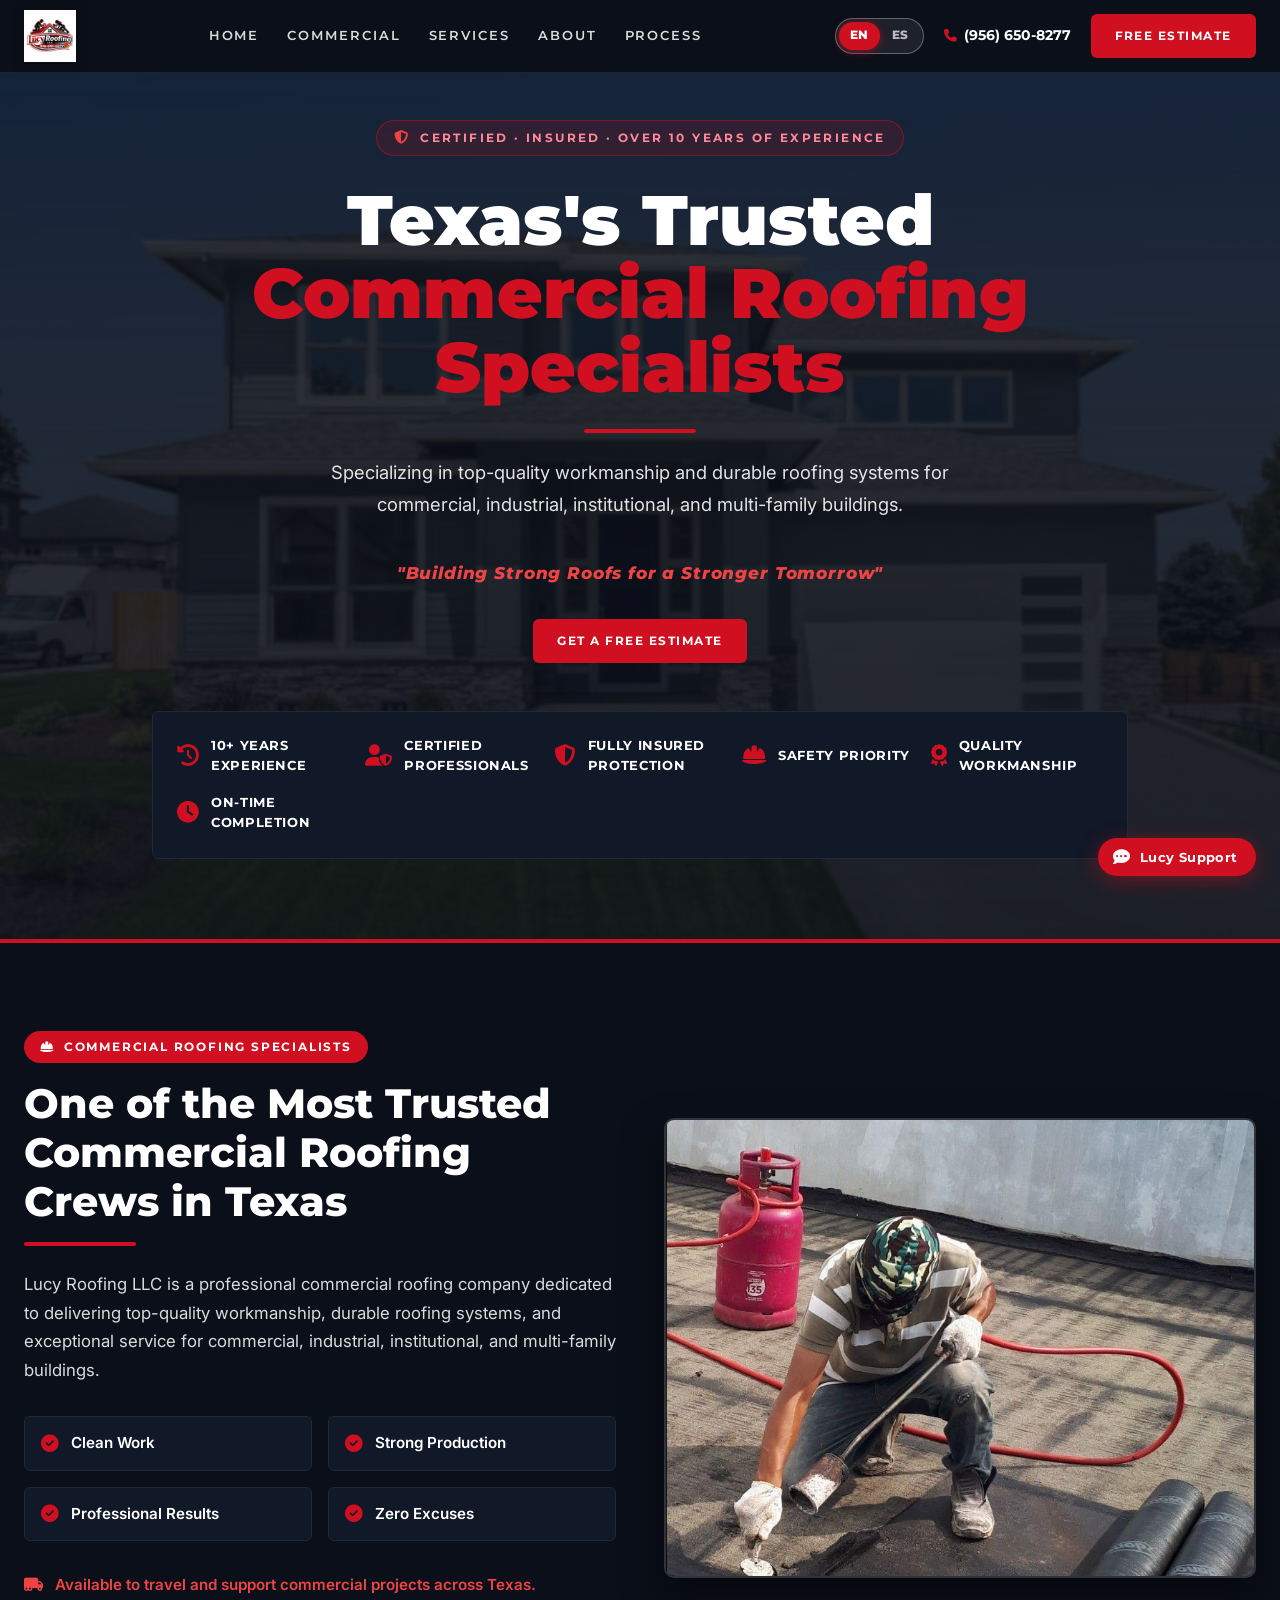
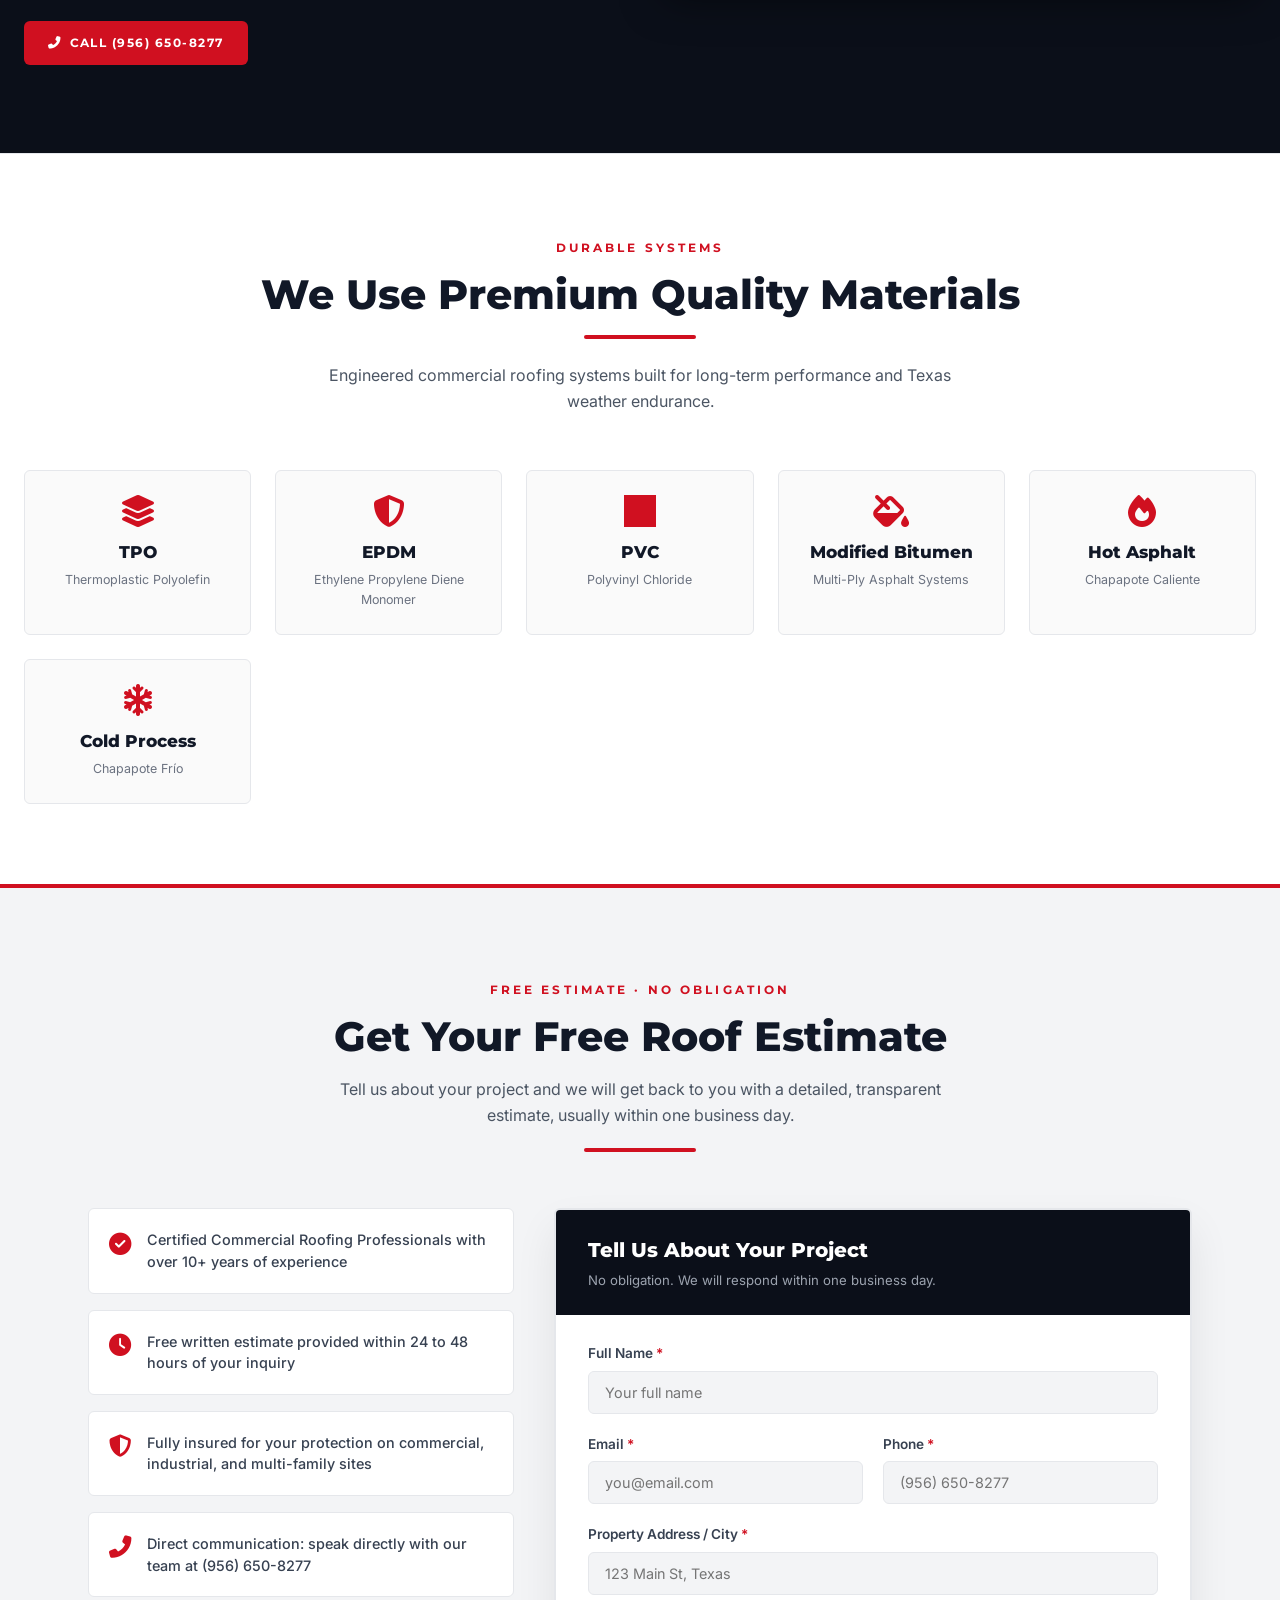
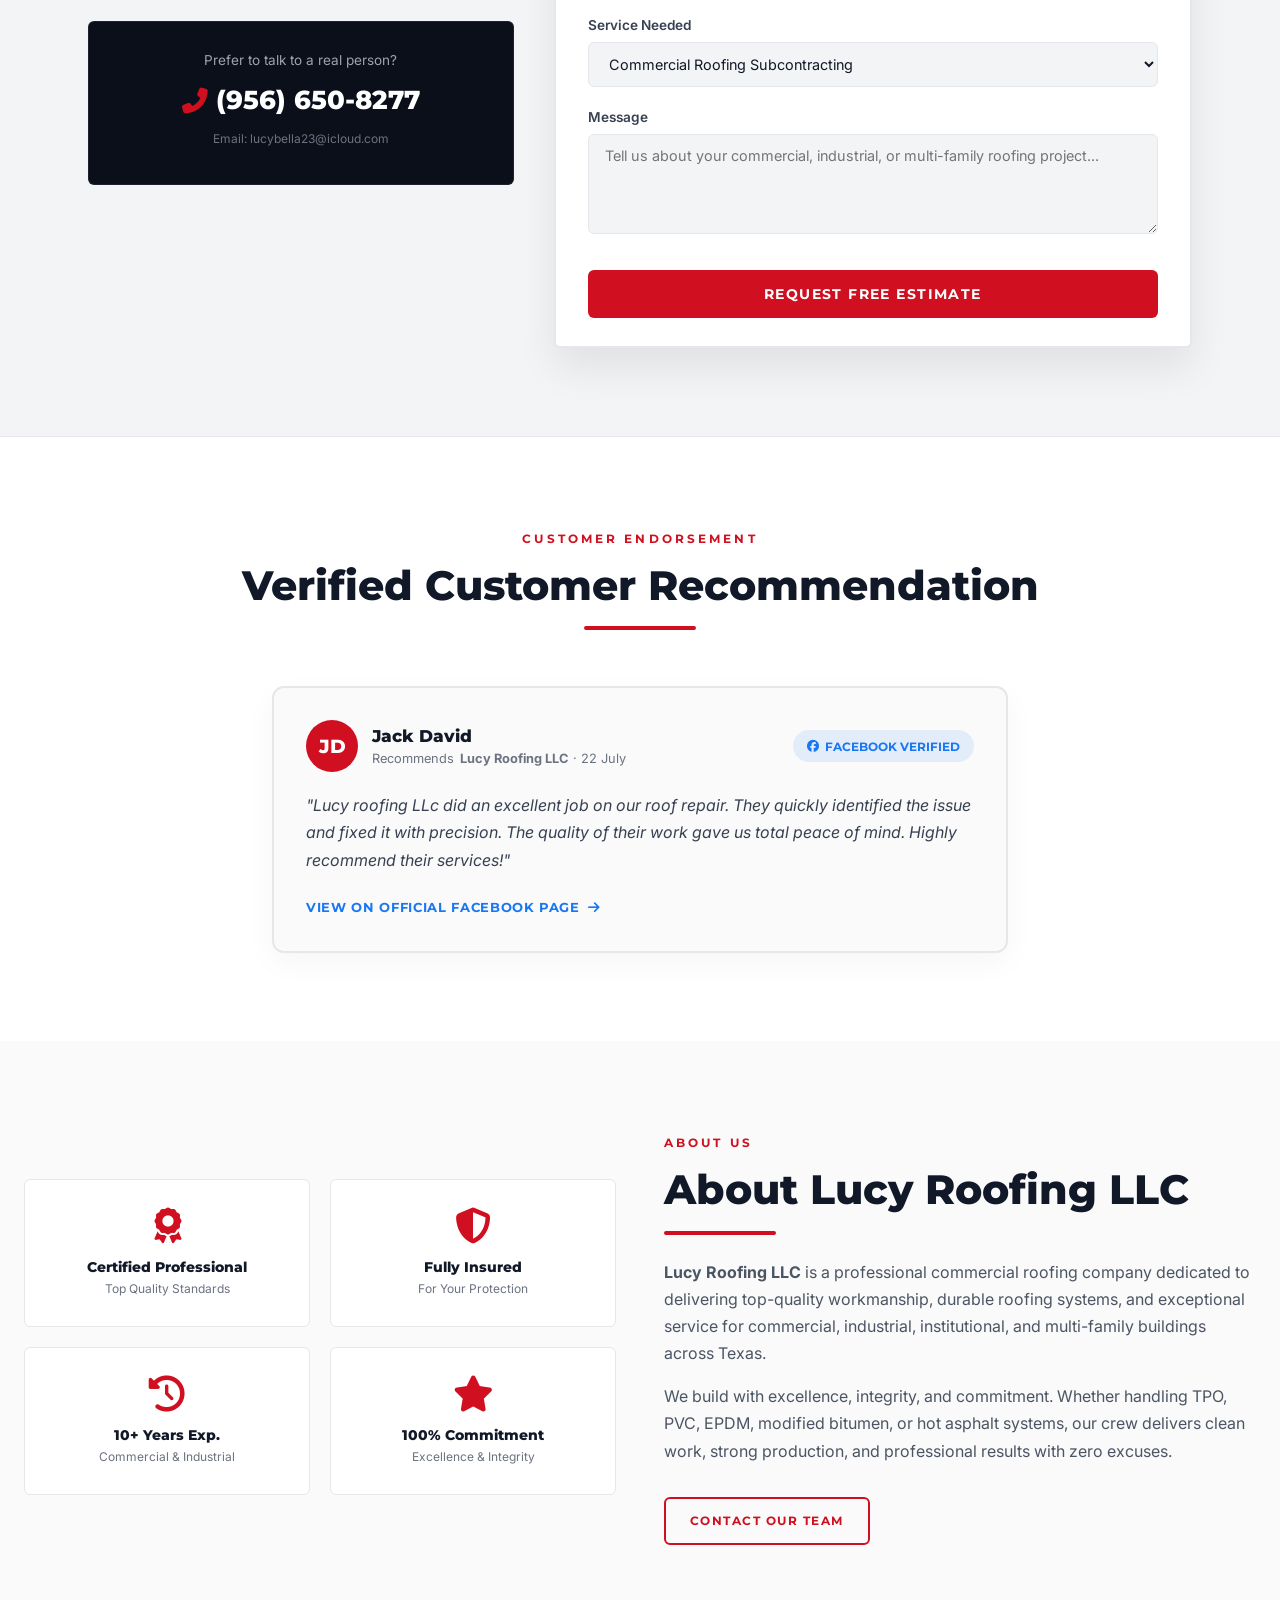
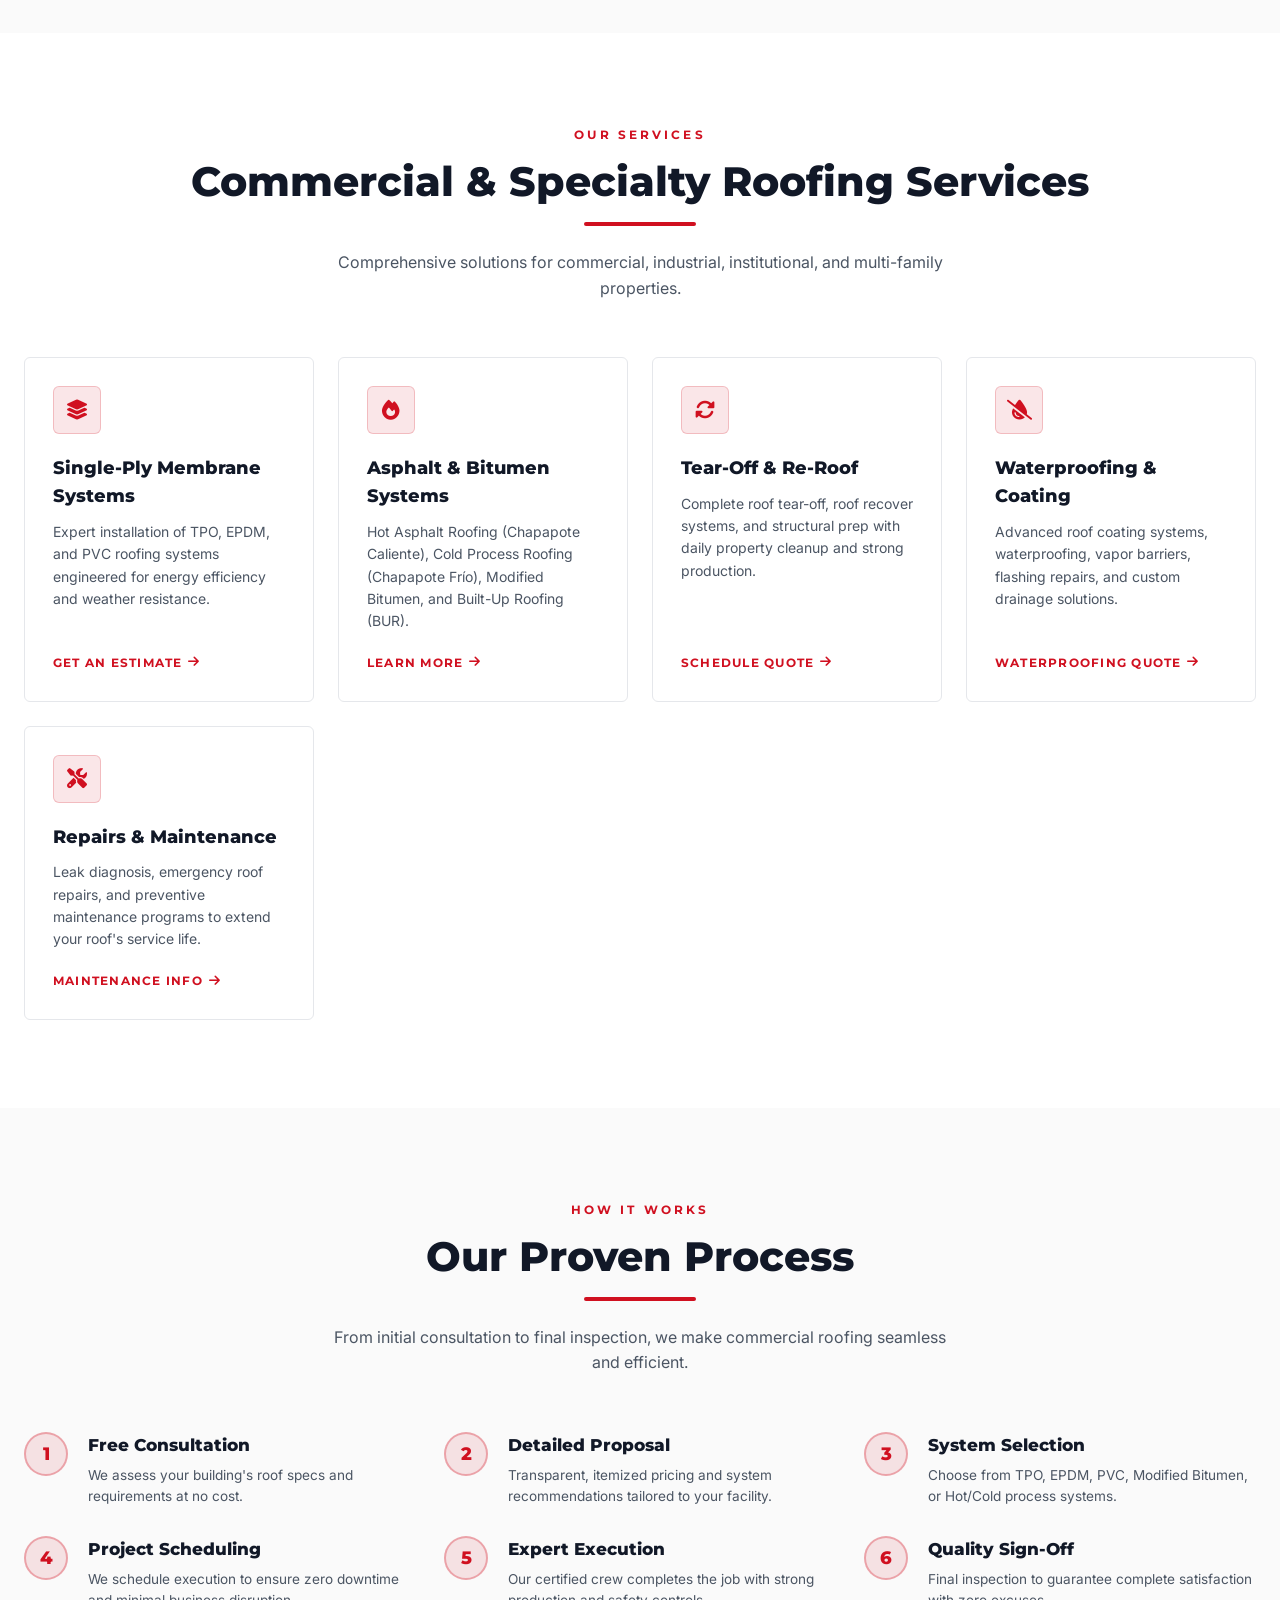
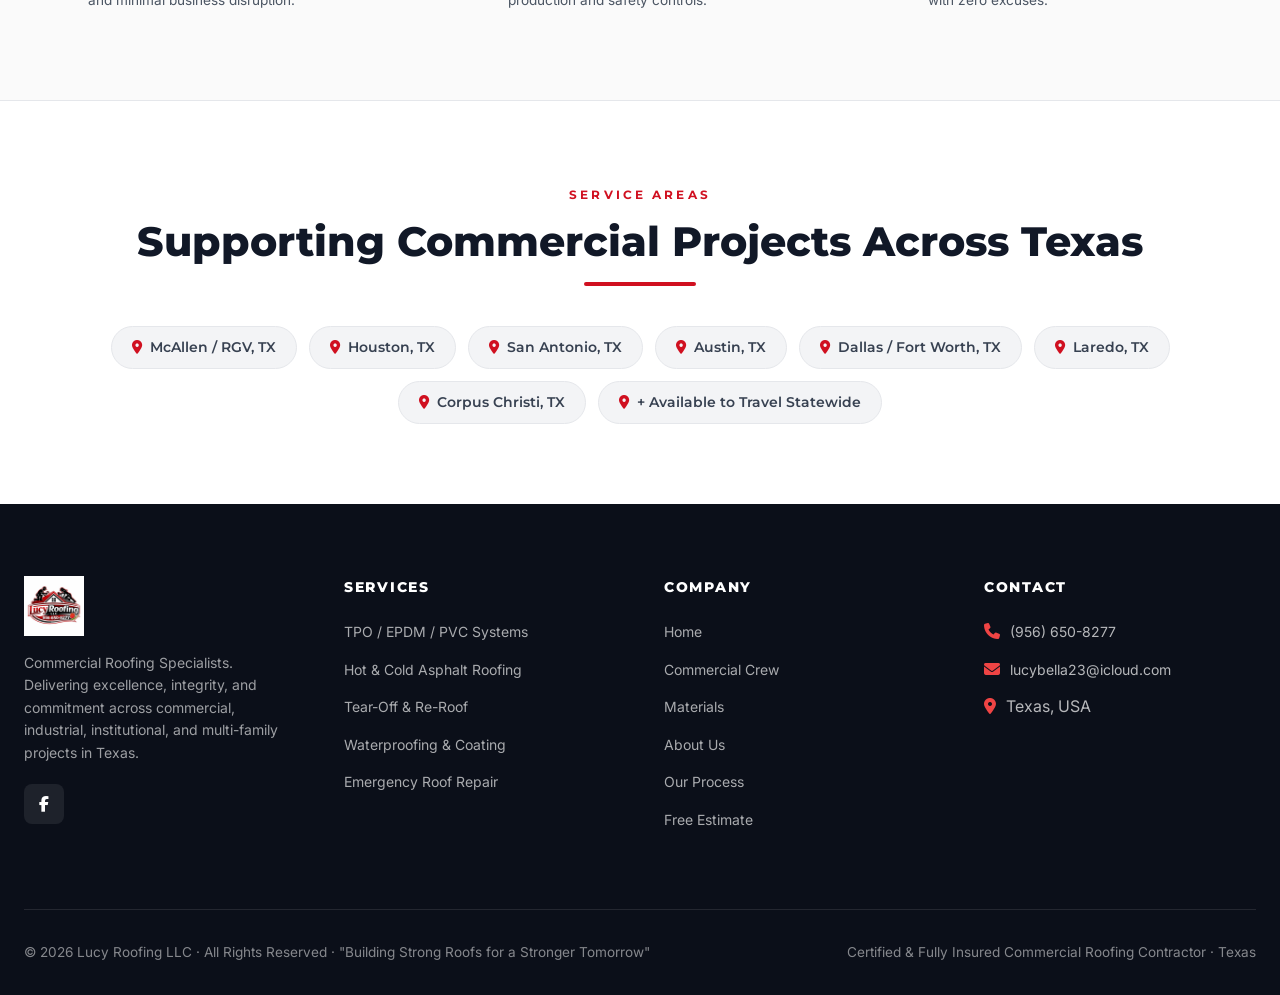
<file: index.html>
<!DOCTYPE html>
<html lang="en">
<head>
  <meta charset="UTF-8" />
  <meta name="viewport" content="width=device-width, initial-scale=1.0" />
  <title>Lucy Roofing LLC | Commercial Roofing Specialists | Texas</title>
  <meta name="description" content="Lucy Roofing LLC — Commercial Roofing Specialists with Over 10 Years of Experience. Specialists in TPO, EPDM, PVC, Modified Bitumen, BUR, Hot Asphalt & Waterproofing. Certified & Fully Insured." />
  <meta name="keywords" content="commercial roofing Texas, TPO roofing, PVC roofing, EPDM roofing, modified bitumen, hot asphalt roofing, roof repairs, Lucy Roofing LLC" />
  <meta name="robots" content="index, follow" />
  <meta name="geo.region" content="US-TX" />
  <meta name="geo.placename" content="Texas" />
  
    <link rel="canonical" href="https://lucyroofingllc.com/" />
  <link rel="alternate" hreflang="en" href="https://lucyroofingllc.com/?lang=en" />
  <link rel="alternate" hreflang="es" href="https://lucyroofingllc.com/?lang=es" />
  <link rel="alternate" hreflang="x-default" href="https://lucyroofingllc.com/" />
  <link rel="icon" type="image/svg+xml" href="favicon.svg" />
  <link rel="apple-touch-icon" href="apple-touch-icon.png" />
  <link rel="icon" type="image/x-icon" href="favicon.ico" />
  <!-- Chat & i18n -->
  <script src="site-config.js"></script>
  <script src="translations.js"></script>
  <link rel="stylesheet" href="chat-widget.css" />
  <link rel="preconnect" href="https://fonts.googleapis.com" />
  <link rel="preconnect" href="https://fonts.gstatic.com" crossorigin />
  <link href="https://fonts.googleapis.com/css2?family=Montserrat:wght@400;500;600;700;800;900&family=Inter:wght@400;500;600;700&display=swap" rel="stylesheet" />
  <link rel="stylesheet" href="https://cdnjs.cloudflare.com/ajax/libs/font-awesome/6.5.0/css/all.min.css" />

  <script type="application/ld+json">
  {
    "@context":"https://schema.org",
    "@type":"RoofingContractor",
    "name":"Lucy Roofing LLC",
    "image":"https://lucyroofingllc.com/logo.jpg",
    "url":"https://lucyroofingllc.com",
    "telephone":"+1-956-650-8277",
    "email":"lucybella23@icloud.com",
    "priceRange":"$$",
    "address":{"@type":"PostalAddress","addressLocality":"Texas","addressRegion":"TX","addressCountry":"US"},
    "openingHoursSpecification":[
      {"@type":"OpeningHoursSpecification","dayOfWeek":["Monday","Tuesday","Wednesday","Thursday","Friday"],"opens":"08:00","closes":"18:00"},
      {"@type":"OpeningHoursSpecification","dayOfWeek":["Saturday"],"opens":"09:00","closes":"15:00"}
    ]
  }
  </script>

  <style>
    *, *::before, *::after { box-sizing: border-box; margin: 0; padding: 0; }
    
    :root {
      --charcoal-950: #0B0F19;
      --charcoal-900: #111827;
      --charcoal-800: #1F2937;
      --brand-red:    #D01020;
      --brand-red-dk: #991B1B;
      --brand-red-lt: #EF4444;
      --gray-900:     #111827;
      --gray-700:     #374151;
      --gray-600:     #4B5563;
      --gray-500:     #6B7280;
      --gray-400:     #9CA3AF;
      --gray-200:     #E5E7EB;
      --gray-100:     #F3F4F6;
      --gray-50:      #FAFAFA;
      --white:        #FFFFFF;
      
      --font-heading: 'Montserrat', sans-serif;
      --font-body:    'Inter', sans-serif;
      --radius:       6px;
      --transition:   all 0.3s cubic-bezier(0.4, 0, 0.2, 1);
    }

    html { scroll-behavior: smooth; font-size: 16px; }
    body { font-family: var(--font-body); color: var(--gray-700); background-color: var(--white); overflow-x: hidden; line-height: 1.6; }
    img { max-width: 100%; height: auto; display: block; }
    a { text-decoration: none; color: inherit; }
    ul { list-style: none; }

    .max-w-7xl { max-width: 80rem; margin: 0 auto; padding: 0 1.5rem; }
    .max-w-6xl { max-width: 72rem; margin: 0 auto; padding: 0 1.5rem; }
    .max-w-5xl { max-width: 64rem; margin: 0 auto; padding: 0 1.5rem; }

    /* Keyframes */
    @keyframes pulseRing { 0% { box-shadow: 0 0 0 0 rgba(208, 16, 32, 0.5); } 70% { box-shadow: 0 0 0 14px rgba(208, 16, 32, 0); } 100% { box-shadow: 0 0 0 0 rgba(208, 16, 32, 0); } }

    .aos-init { opacity: 0; transition: opacity 0.8s cubic-bezier(0.16, 1, 0.3, 1), transform 0.8s cubic-bezier(0.16, 1, 0.3, 1); }
    .aos-fade-up { transform: translateY(35px); }
    .aos-fade-left { transform: translateX(-35px); }
    .aos-fade-right { transform: translateX(35px); }
    .aos-zoom { transform: scale(0.94); }

    .aos-animate { opacity: 1 !important; transform: translateY(0) translateX(0) scale(1) !important; }

    /* Buttons */
    .btn-primary {
      display: inline-flex; align-items: center; justify-content: center; gap: 0.5rem;
      background-color: var(--brand-red); color: var(--white);
      font-family: var(--font-heading); font-weight: 700; font-size: 0.78rem;
      text-transform: uppercase; letter-spacing: 0.12em;
      padding: 0.75rem 1.5rem; border-radius: var(--radius); border: none;
      cursor: pointer; transition: var(--transition); position: relative; overflow: hidden; white-space: nowrap;
    }
    .btn-primary:hover { background-color: var(--brand-red-dk); transform: translateY(-2px); box-shadow: 0 10px 20px rgba(208, 16, 32, 0.35); }

    .btn-outline {
      display: inline-flex; align-items: center; justify-content: center; gap: 0.5rem;
      background-color: transparent; color: var(--brand-red);
      font-family: var(--font-heading); font-weight: 700; font-size: 0.78rem;
      text-transform: uppercase; letter-spacing: 0.12em;
      padding: 0.75rem 1.5rem; border-radius: var(--radius);
      border: 2px solid var(--brand-red); cursor: pointer; transition: var(--transition); white-space: nowrap;
    }
    .btn-outline:hover { background-color: var(--brand-red); color: var(--white); }

    /* Top Sticky Mobile Call Bar */
    .mobile-call-bar {
      position: fixed; top: 0; left: 0; right: 0; z-index: 50;
      height: 3rem; background-color: var(--brand-red); color: var(--white);
      display: flex; align-items: center; justify-content: center; gap: 0.5rem;
      font-family: var(--font-heading); font-weight: 700; font-size: 0.9rem;
      box-shadow: 0 2px 10px rgba(0,0,0,0.15); 
    }
    @media (min-width: 768px) { .mobile-call-bar { display: none; } }

    /* Header & Navigation */
    .header {
      position: fixed; top: 3rem; left: 0; right: 0; z-index: 40;
      background-color: var(--charcoal-950);
      transition: var(--transition); border-bottom: 1px solid rgba(255,255,255,0.08);
    }
    @media (min-width: 768px) { .header { top: 0; } }
    .header.scrolled { background-color: var(--charcoal-950); box-shadow: 0 4px 20px rgba(0,0,0,0.4); }
    
    .header-inner { display: flex; align-items: center; justify-content: space-between; height: 4.5rem; }
    
    /* Official Logo Link */
    .logo-img-link { display: flex; align-items: center; height: 100%; }
    .header-logo-img { height: 3.25rem; width: auto; object-fit: contain; filter: drop-shadow(0 2px 6px rgba(0,0,0,0.4)); transition: transform 0.3s; }
    .logo-img-link:hover .header-logo-img { transform: scale(1.04); }

    .nav-menu { display: none; align-items: center; gap: 0.85rem; }
    @media (min-width: 1024px) { .nav-menu { display: flex; } }
    @media (min-width: 1280px) { .nav-menu { gap: 1.75rem; } }

    .nav-link {
      font-family: var(--font-heading); font-size: 0.75rem; font-weight: 600;
      color: rgba(255, 255, 255, 0.85); text-transform: uppercase; letter-spacing: 0.12em;
      position: relative; transition: color 0.2s; white-space: nowrap;
    }
    @media (min-width: 1280px) { .nav-link { font-size: 0.8rem; letter-spacing: 0.15em; } }
    .nav-link::after {
      content: ''; position: absolute; bottom: -4px; left: 0; width: 0; height: 2px;
      background-color: var(--brand-red); transition: width 0.3s;
    }
    .nav-link:hover { color: var(--brand-red-lt); }
    .nav-link:hover::after { width: 100%; }

    .header-right { display: flex; align-items: center; gap: 1.25rem; }
    .header-phone {
      display: none; align-items: center; gap: 0.4rem;
      font-family: var(--font-heading); font-weight: 700; font-size: 0.85rem;
      color: var(--white); transition: color 0.2s; white-space: nowrap;
    }
    @media (min-width: 768px) { .header-phone { display: flex; } }
    .header-phone i { color: var(--brand-red); font-size: 0.8rem; }
    .header-phone:hover { color: var(--brand-red-lt); }

    .mobile-menu-btn {
      display: flex; background: none; border: none; color: var(--white);
      font-size: 1.4rem; cursor: pointer;
    }
    @media (min-width: 1024px) { .mobile-menu-btn { display: none; } }

    /* Hide Free Estimate nav btn on mobile — it lives in the hamburger menu */
    .header-right .btn-primary { display: none; }
    @media (min-width: 1024px) { .header-right .btn-primary { display: inline-flex; } }

    /* Mobile Nav Dropdown */
    .mobile-dropdown {
      display: none; background-color: var(--charcoal-950);
      padding: 1.5rem; border-top: 1px solid rgba(255,255,255,0.1);
    }
    .mobile-dropdown.open { display: block; }
    .mobile-dropdown a {
      display: block; color: var(--white); padding: 0.875rem 0;
      font-family: var(--font-heading); font-weight: 700; font-size: 0.9rem;
      border-bottom: 1px solid rgba(255,255,255,0.08); text-transform: uppercase; letter-spacing: 0.1em;
    }
    /* CTA button row inside mobile menu */
    .mobile-dropdown .mobile-cta-btn {
      display: block; margin-top: 1.25rem; text-align: center;
      background-color: var(--brand-red); color: var(--white) !important;
      border-radius: var(--radius); padding: 0.9rem 1.5rem;
      border-bottom: none !important; font-size: 0.85rem;
      letter-spacing: 0.15em; box-shadow: 0 4px 14px rgba(208,16,32,0.4);
    }

    /* Hero Section */
    .hero-section {
      position: relative; min-height: 100vh; display: flex; align-items: center; justify-content: center;
      background-color: var(--charcoal-950); overflow: hidden; padding-top: 7.5rem; padding-bottom: 5rem;
    }
    .hero-bg-img {
      position: absolute; inset: 0; width: 100%; height: 100%; object-fit: cover;
      opacity: 0.55; filter: brightness(0.95); transform: scale(1.01);
      -webkit-backface-visibility: hidden; backface-visibility: hidden;
      pointer-events: none; z-index: 1;
    }
    .hero-overlay {
      position: absolute; inset: 0;
      background: linear-gradient(180deg, rgba(11,15,25,0.68) 0%, rgba(11,15,25,0.82) 100%);
      pointer-events: none; z-index: 2;
    }
    .hero-content { position: relative; z-index: 10; text-align: center; color: var(--white); }
    
    .hero-badge {
      display: inline-flex; align-items: center; gap: 0.6rem;
      background: rgba(208, 16, 32, 0.15);
      border: 1px solid rgba(208, 16, 32, 0.5);
      border-radius: 9999px;
      padding: 0.45rem 1.1rem;
      color: #ff8a95; font-family: var(--font-heading); font-weight: 700;
      font-size: 0.75rem; text-transform: uppercase; letter-spacing: 0.2em;
      margin-bottom: 1.75rem;
      backdrop-filter: blur(4px);
    }
    .hero-badge i { color: var(--brand-red-lt); font-size: 0.85rem; }
    .hero-title {
      font-family: var(--font-heading); font-weight: 900;
      font-size: clamp(2.3rem, 5.5vw, 4.5rem); line-height: 1.05; margin-bottom: 1.5rem;
    }
    .hero-title span { color: var(--brand-red); }
    
    .divider-line {
      height: 4px; width: 7rem; background-color: var(--brand-red);
      border-radius: 9999px; margin: 0 auto 1.5rem;
    }

    .hero-subtitle {
      font-size: clamp(0.95rem, 1.8vw, 1.15rem); color: rgba(255,255,255,0.88);
      max-width: 44rem; margin: 0 auto 2.5rem; line-height: 1.7;
    }

    .hero-tagline {
      font-family: var(--font-heading); font-weight: 800; font-style: italic;
      color: var(--brand-red-lt); font-size: 1.05rem; margin-bottom: 2rem; letter-spacing: 0.05em;
    }

    /* Authority Pillars Grid */
    .authority-pillars {
      display: grid; grid-template-columns: repeat(auto-fit, minmax(170px, 1fr)); gap: 1rem;
      margin-top: 3rem; background-color: var(--charcoal-900); padding: 1.5rem; border-radius: var(--radius);
      border: 1px solid var(--charcoal-800);
    }
    .pillar-item { display: flex; align-items: center; gap: 0.75rem; text-align: left; }
    .pillar-item i { color: var(--brand-red); font-size: 1.35rem; flex-shrink: 0; }
    .pillar-item span { font-size: 0.8rem; font-family: var(--font-heading); font-weight: 700; color: var(--white); text-transform: uppercase; letter-spacing: 0.05em; }

    /* Commercial Subcontracting Highlight Section */
    .commercial-highlight-section {
      background-color: var(--charcoal-950); color: var(--white); padding: 5.5rem 0;
      position: relative; overflow: hidden; border-top: 4px solid var(--brand-red);
    }
    .comm-grid { display: grid; grid-template-columns: 1fr; gap: 3rem; align-items: center; }
    @media (min-width: 1024px) { .comm-grid { grid-template-columns: 1fr 1fr; } }

    .comm-badge {
      display: inline-flex; align-items: center; gap: 0.5rem; background-color: var(--brand-red);
      color: var(--white); border: none; padding: 0.4rem 1rem;
      border-radius: 9999px; font-family: var(--font-heading); font-weight: 700; font-size: 0.75rem;
      text-transform: uppercase; letter-spacing: 0.15em; margin-bottom: 1rem;
    }

    .comm-features-list { display: grid; grid-template-columns: 1fr 1fr; gap: 1rem; margin: 2rem 0; }
    .comm-feat-item {
      display: flex; align-items: center; gap: 0.75rem; padding: 0.875rem 1rem;
      background-color: var(--charcoal-900); border: 1px solid var(--charcoal-800);
      border-radius: var(--radius); font-weight: 600; font-size: 0.95rem; color: var(--white);
    }
    .comm-feat-item i { color: var(--brand-red); font-size: 1.1rem; }

    .comm-image-wrapper {
      position: relative; border-radius: 10px; overflow: hidden;
      border: 2px solid rgba(255,255,255,0.15); box-shadow: 0 20px 40px rgba(0,0,0,0.5);
      max-height: 460px;
    }
    .comm-image-wrapper img {
      width: 100%; height: 100%; object-fit: cover; transition: transform 0.5s ease;
    }
    .comm-image-wrapper:hover img { transform: scale(1.03); }

    /* Materials Grid Section */
    .materials-section { padding: 5rem 0; background-color: var(--white); border-top: 1px solid var(--gray-200); }
    .materials-grid { display: grid; grid-template-columns: repeat(auto-fit, minmax(220px, 1fr)); gap: 1.5rem; margin-top: 2.5rem; }
    .material-card {
      background-color: var(--gray-50); border: 1px solid var(--gray-200);
      border-radius: var(--radius); padding: 1.5rem; text-align: center; transition: var(--transition);
    }
    .material-card:hover { border-color: var(--brand-red); transform: translateY(-4px); box-shadow: 0 10px 25px rgba(0,0,0,0.06); }
    .material-card i { font-size: 2rem; color: var(--brand-red); margin-bottom: 0.75rem; }
    .material-card h4 { font-family: var(--font-heading); font-weight: 800; font-size: 1.05rem; color: var(--gray-900); margin-bottom: 0.25rem; }
    .material-card span { font-size: 0.78rem; color: var(--gray-500); display: block; }

    /* Free Estimate Form Section */
    .estimate-section {
      background-color: var(--gray-100); padding: 5.5rem 0;
      border-top: 4px solid var(--brand-red);
    }
    .section-header { text-align: center; margin-bottom: 3.5rem; }
    .section-subtitle-tag {
      display: inline-block; color: var(--brand-red); font-family: var(--font-heading);
      font-weight: 700; font-size: 0.78rem; text-transform: uppercase; letter-spacing: 0.25em; margin-bottom: 0.75rem;
    }
    .section-title {
      font-family: var(--font-heading); font-weight: 800;
      font-size: clamp(1.8rem, 3.2vw, 2.75rem); color: var(--gray-900); line-height: 1.2; margin-bottom: 1rem;
    }
    .section-desc { font-size: 1rem; color: var(--gray-600); max-width: 40rem; margin: 0 auto; }

    .estimate-grid { display: grid; grid-template-columns: 1fr; gap: 2.5rem; }
    @media (min-width: 1024px) { .estimate-grid { grid-template-columns: 2fr 3fr; } }

    .trust-card {
      display: flex; align-items: flex-start; gap: 1rem; padding: 1.25rem;
      background-color: var(--white); border: 1px solid var(--gray-200); border-radius: var(--radius);
      transition: var(--transition); margin-bottom: 1rem;
    }
    .trust-card:hover { border-color: rgba(208, 16, 32, 0.4); box-shadow: 0 6px 16px rgba(0,0,0,0.06); transform: translateX(5px); }
    .trust-icon { color: var(--brand-red); font-size: 1.4rem; flex-shrink: 0; margin-top: 0.2rem; }
    .trust-card p { font-size: 0.9rem; color: var(--gray-700); line-height: 1.5; font-weight: 500; }

    .phone-box {
      background-color: var(--charcoal-950); color: var(--white);
      border-radius: var(--radius); padding: 1.75rem; text-align: center; margin-top: 1.5rem;
      border: 1px solid rgba(255,255,255,0.08); transition: var(--transition);
    }
    .phone-box:hover { border-color: var(--brand-red); box-shadow: 0 10px 25px rgba(0,0,0,0.2); }
    .phone-box p { color: var(--gray-400); font-size: 0.85rem; margin-bottom: 0.5rem; }
    .phone-box a {
      font-family: var(--font-heading); font-weight: 800; font-size: 1.6rem;
      color: var(--white); transition: color 0.2s; display: inline-flex; align-items: center; gap: 0.5rem;
    }
    .phone-box a i { color: var(--brand-red); }
    .phone-box a:hover { color: var(--brand-red-lt); }

    /* Form Container */
    .form-container {
      background-color: var(--white); border: 2px solid var(--gray-200);
      border-radius: var(--radius); box-shadow: 0 20px 40px rgba(0,0,0,0.08); overflow: hidden;
    }
    .form-header {
      background-color: var(--charcoal-950); color: var(--white); padding: 1.5rem 2rem;
    }
    .form-header h3 { font-family: var(--font-heading); font-weight: 800; font-size: 1.25rem; }
    .form-header p { color: var(--gray-400); font-size: 0.825rem; margin-top: 0.25rem; }
    .form-body { padding: 1.75rem 2rem; }

    .form-group { margin-bottom: 1.25rem; }
    .form-group label { display: block; font-size: 0.85rem; font-weight: 600; color: var(--gray-700); margin-bottom: 0.35rem; }
    .form-group label span { color: var(--brand-red); }
    .form-control {
      width: 100%; padding: 0.75rem 1rem; background-color: var(--gray-100);
      border: 1px solid var(--gray-200); border-radius: var(--radius);
      font-family: var(--font-body); font-size: 0.9rem; color: var(--gray-900);
      outline: none; transition: border-color 0.2s, box-shadow 0.2s;
    }
    .form-control:focus { border-color: var(--brand-red); background-color: var(--white); box-shadow: 0 0 0 3px rgba(208, 16, 32, 0.15); }
    .form-row { display: grid; grid-template-columns: 1fr; gap: 1.25rem; }
    @media (min-width: 640px) { .form-row { grid-template-columns: 1fr 1fr; } }
    textarea.form-control { resize: vertical; min-height: 100px; }

    .form-submit-btn {
      width: 100%; padding: 0.95rem; background-color: var(--brand-red); color: var(--white);
      border: none; border-radius: var(--radius); font-family: var(--font-heading);
      font-weight: 700; font-size: 0.88rem; text-transform: uppercase; letter-spacing: 0.1em;
      cursor: pointer; transition: var(--transition); margin-top: 0.5rem;
    }
    .form-submit-btn:hover { background-color: var(--brand-red-dk); transform: translateY(-1px); }

    /* Success Message */
    .form-success-msg { display: none; text-align: center; padding: 2.5rem 1.5rem; }
    .form-success-msg i { font-size: 3.5rem; color: #10B981; margin-bottom: 1rem; }
    .form-success-msg h4 { font-family: var(--font-heading); font-weight: 800; font-size: 1.5rem; color: var(--gray-900); margin-bottom: 0.5rem; }
    .form-success-msg p { color: var(--gray-600); }

    /* Real Facebook Recommendation Section */
    .fb-review-section { padding: 5.5rem 0; background-color: var(--white); border-top: 1px solid var(--gray-200); }
    .review-card-single {
      background-color: var(--gray-50); border: 2px solid var(--gray-200);
      border-radius: 12px; padding: 2rem; max-width: 46rem; margin: 0 auto;
      box-shadow: 0 10px 30px rgba(0,0,0,0.04); position: relative; transition: var(--transition);
    }
    .review-card-single:hover { border-color: rgba(208, 16, 32, 0.4); box-shadow: 0 15px 35px rgba(0,0,0,0.08); }
    
    .reviewer-header { display: flex; align-items: center; justify-content: space-between; margin-bottom: 1.25rem; flex-wrap: wrap; gap: 1rem; }
    .reviewer-info { display: flex; align-items: center; gap: 0.875rem; }
    .reviewer-avatar {
      width: 3.25rem; height: 3.25rem; border-radius: 50%;
      background-color: var(--brand-red); color: var(--white); font-family: var(--font-heading);
      font-weight: 800; font-size: 1.2rem; display: flex; align-items: center; justify-content: center;
    }
    .reviewer-details h4 { font-family: var(--font-heading); font-weight: 800; font-size: 1.05rem; color: var(--gray-900); }
    .reviewer-details span { font-size: 0.8rem; color: var(--gray-500); display: flex; align-items: center; gap: 0.35rem; }
    .fb-badge {
      display: inline-flex; align-items: center; gap: 0.4rem; padding: 0.4rem 0.875rem;
      background-color: rgba(24, 119, 242, 0.1); color: #1877F2; border-radius: 9999px;
      font-family: var(--font-heading); font-weight: 700; font-size: 0.75rem; text-transform: uppercase;
    }

    .review-body-text { font-size: 1rem; color: var(--gray-700); line-height: 1.7; font-style: italic; margin-bottom: 1.25rem; }
    .fb-link-btn {
      display: inline-flex; align-items: center; gap: 0.5rem; color: #1877F2;
      font-family: var(--font-heading); font-weight: 700; font-size: 0.825rem; text-transform: uppercase; letter-spacing: 0.05em;
    }
    .fb-link-btn:hover { text-decoration: underline; }

    /* About / Integrity Section */
    .about-section { padding: 5.5rem 0; background-color: var(--gray-50); }
    .about-grid { display: grid; grid-template-columns: 1fr; gap: 3rem; align-items: center; }
    @media (min-width: 1024px) { .about-grid { grid-template-columns: 1fr 1fr; } }

    .awards-grid { display: grid; grid-template-columns: 1fr 1fr; gap: 1.25rem; }
    .award-card {
      background-color: var(--white); border: 1px solid var(--gray-200);
      border-radius: var(--radius); padding: 1.75rem; text-align: center;
      transition: var(--transition); display: flex; flex-direction: column; align-items: center; justify-content: center;
    }
    .award-card:hover { border-color: rgba(208, 16, 32, 0.4); box-shadow: 0 10px 20px rgba(0,0,0,0.05); transform: translateY(-3px); }
    .award-card i { font-size: 2.25rem; color: var(--brand-red); margin-bottom: 0.75rem; }
    .award-card strong { font-family: var(--font-heading); font-weight: 800; font-size: 0.9rem; color: var(--gray-900); display: block; }
    .award-card span { font-size: 0.75rem; color: var(--gray-500); }

    /* Services Section */
    .services-section { padding: 5.5rem 0; background-color: var(--white); }
    .services-grid { display: grid; grid-template-columns: repeat(auto-fit, minmax(280px, 1fr)); gap: 1.5rem; margin-top: 3rem; }

    .service-card {
      border: 1px solid var(--gray-200); border-radius: var(--radius);
      padding: 1.75rem; background-color: var(--white); transition: var(--transition);
      display: flex; flex-direction: column;
    }
    .service-card:hover { border-color: rgba(208, 16, 32, 0.4); box-shadow: 0 12px 30px rgba(0,0,0,0.06); transform: translateY(-5px); }
    .service-icon-box {
      width: 3rem; height: 3rem; border-radius: var(--radius);
      background-color: rgba(208, 16, 32, 0.1); border: 1px solid rgba(208, 16, 32, 0.2);
      display: flex; align-items: center; justify-content: center;
      color: var(--brand-red); font-size: 1.25rem; margin-bottom: 1.25rem; transition: var(--transition);
    }
    .service-card:hover .service-icon-box { background-color: var(--brand-red); color: var(--white); }
    .service-card h3 { font-family: var(--font-heading); font-weight: 800; font-size: 1.1rem; color: var(--gray-900); margin-bottom: 0.65rem; }
    .service-card p { font-size: 0.875rem; color: var(--gray-600); line-height: 1.6; margin-bottom: 1.25rem; flex-grow: 1; }
    .service-link {
      font-family: var(--font-heading); font-weight: 700; font-size: 0.78rem;
      color: var(--brand-red); text-transform: uppercase; letter-spacing: 0.1em;
      display: inline-flex; align-items: center; gap: 0.35rem; transition: gap 0.2s;
    }
    .service-card:hover .service-link { gap: 0.6rem; }

    /* 6-Step Process Section */
    .process-section { padding: 5.5rem 0; background-color: var(--gray-50); }
    .process-grid { display: grid; grid-template-columns: repeat(auto-fit, minmax(300px, 1fr)); gap: 1.75rem; margin-top: 3.5rem; }

    .process-item { display: flex; align-items: flex-start; gap: 1.25rem; }
    .step-number {
      width: 2.75rem; height: 2.75rem; border-radius: 50%;
      background-color: rgba(208, 16, 32, 0.1); border: 2px solid rgba(208, 16, 32, 0.3);
      display: flex; align-items: center; justify-content: center;
      font-family: var(--font-heading); font-weight: 800; font-size: 1.1rem; color: var(--brand-red);
      flex-shrink: 0; transition: var(--transition);
    }
    .process-item:hover .step-number { background-color: var(--brand-red); color: var(--white); border-color: var(--brand-red); transform: scale(1.1); }
    .step-content h3 { font-family: var(--font-heading); font-weight: 800; font-size: 1.05rem; color: var(--gray-900); margin-bottom: 0.35rem; }
    .step-content p { font-size: 0.85rem; color: var(--gray-600); line-height: 1.6; }

    /* Service Areas */
    .areas-section { padding: 5rem 0; background-color: var(--white); border-top: 1px solid var(--gray-200); }
    .areas-flex { display: flex; flex-wrap: wrap; gap: 0.75rem; justify-content: center; margin-top: 2.5rem; }
    .area-chip {
      padding: 0.6rem 1.25rem; background-color: var(--gray-100); border: 1px solid var(--gray-200);
      border-radius: 9999px; font-family: var(--font-heading); font-weight: 600; font-size: 0.85rem;
      color: var(--gray-700); transition: var(--transition);
    }
    .area-chip:hover { background-color: var(--brand-red); color: var(--white); border-color: var(--brand-red); transform: scale(1.04); }

    /* Footer */
    .footer { background-color: var(--charcoal-950); color: rgba(255,255,255,0.7); padding: 4.5rem 0 2rem; }
    .footer-grid { display: grid; grid-template-columns: repeat(auto-fit, minmax(200px, 1fr)); gap: 3rem; margin-bottom: 4rem; }
    .footer-col h4 { font-family: var(--font-heading); font-weight: 800; color: var(--white); font-size: 0.9rem; text-transform: uppercase; letter-spacing: 0.12em; margin-bottom: 1.25rem; }
    .footer-col ul li { margin-bottom: 0.75rem; }
    .footer-col ul li a { font-size: 0.875rem; color: rgba(255,255,255,0.65); transition: color 0.2s; }
    .footer-col ul li a:hover { color: var(--brand-red-lt); }
    
    .social-links { display: flex; gap: 0.75rem; margin-top: 1.25rem; }
    .social-icon {
      width: 2.5rem; height: 2.5rem; border-radius: 8px; background-color: rgba(255,255,255,0.08);
      display: flex; align-items: center; justify-content: center; color: var(--white);
      transition: var(--transition);
    }
    .social-icon:hover { background-color: #1877F2; transform: translateY(-2px); }

    .footer-bottom {
      border-top: 1px solid rgba(255,255,255,0.1); padding-top: 2rem;
      display: flex; justify-content: space-between; align-items: center; flex-wrap: wrap; gap: 1rem;
      font-size: 0.85rem; color: rgba(255,255,255,0.5);
    }

    .footer-logo-img { height: 3.75rem; width: auto; object-fit: contain; margin-bottom: 1rem; }

    @media (max-width: 768px) {
      .services-grid, .process-grid { grid-template-columns: 1fr; }
      .footer-bottom { flex-direction: column; text-align: center; }
    }
    /* ── Language Switcher ────────────────────────────────── */
    .lang-switcher {
      display: inline-flex; align-items: center;
      background: rgba(255,255,255,0.08);
      border: 1px solid rgba(255,255,255,0.30);
      border-radius: 999px; padding: 3px; flex-shrink: 0;
    }
    .lang-btn {
      background: none; border: none;
      color: rgba(255,255,255,0.70);
      font-family: var(--font-heading); font-weight: 800; font-size: 0.72rem;
      letter-spacing: 0.06em; padding: 0.28rem 0.7rem;
      border-radius: 999px; cursor: pointer; transition: all 0.2s;
      min-height: 28px; line-height: 1;
    }
    .lang-btn:hover { color: var(--white); }
    .lang-btn.active {
      background: var(--brand-red); color: var(--white);
      box-shadow: 0 2px 8px rgba(208,16,32,0.5);
    }

    /* Mobile lang toggle inside dropdown */
    .mobile-lang-row {
      display: flex; align-items: center; gap: 0.75rem;
      padding: 0.875rem 0; border-bottom: 1px solid rgba(255,255,255,0.08);
    }
    .mobile-lang-row span {
      font-family: var(--font-heading); font-size: 0.8rem; font-weight: 700;
      color: rgba(255,255,255,0.6); text-transform: uppercase; letter-spacing: 0.1em;
    }
    .mobile-lang-switcher {
      display: inline-flex; align-items: center;
      background: rgba(255,255,255,0.08);
      border: 1px solid rgba(255,255,255,0.25); border-radius: 999px; padding: 3px;
    }
    .mobile-lang-btn {
      background: none; border: none; color: rgba(255,255,255,0.65);
      font-family: var(--font-heading); font-weight: 800; font-size: 0.75rem;
      letter-spacing: 0.05em; padding: 0.3rem 0.85rem;
      border-radius: 999px; cursor: pointer; transition: all 0.2s; min-height: 30px;
    }
    .mobile-lang-btn.active { background: var(--brand-red); color: var(--white); }
  </style>
</head>
<body>

  <!-- Mobile Top Call Bar -->
  <a href="tel:+19566508277" class="mobile-call-bar" data-i18n="mob_call_bar"><i class="fas fa-phone"></i> Call Now: (956) 650-8277</a>

  <!-- Header / Navbar -->
  <header class="header" id="header">
    <div class="max-w-7xl">
      <div class="header-inner">
        
        <!-- Official Client Logo -->
        <a href="#" class="logo-img-link">
          <img src="logo.jpg" alt="Lucy Roofing LLC" class="header-logo-img" />
        </a>

        <!-- Streamlined Navigation Menu -->
        <nav class="nav-menu">
          <a href="#" class="nav-link" data-i18n="nav_home">Home</a>
          <a href="#commercial" class="nav-link" data-i18n="nav_commercial">Commercial</a>
          <a href="#services" class="nav-link" data-i18n="nav_services">Services</a>
          <a href="#about" class="nav-link" data-i18n="nav_about">About</a>
          <a href="#process" class="nav-link" data-i18n="nav_process">Process</a>
        </nav>

        <!-- Header Right -->
                <div class="header-right">
          <!-- EN/ES Language Switcher (desktop) -->
          <div class="lang-switcher" aria-label="Language">
            <button type="button" class="lang-btn active" id="langEn" onclick="switchLanguage('en')">EN</button>
            <button type="button" class="lang-btn"        id="langEs" onclick="switchLanguage('es')">ES</button>
          </div>
          <a href="tel:+19566508277" class="header-phone">
            <i class="fas fa-phone"></i> (956) 650-8277
          </a>
          <a href="#contact" class="btn-primary" data-i18n="nav_btn">Free Estimate</a>
          <button class="mobile-menu-btn" id="mobileMenuBtn" aria-label="Toggle Menu">
            <i class="fas fa-bars"></i>
          </button>
        </div>

      </div>
    </div>

    <!-- Mobile Navigation Dropdown -->
        <div class="mobile-dropdown" id="mobileDropdown">
      <!-- Language toggle in mobile menu -->
      <div class="mobile-lang-row">
        <span>Language</span>
        <div class="mobile-lang-switcher">
          <button type="button" class="mobile-lang-btn active" onclick="switchLanguage('en')">EN</button>
          <button type="button" class="mobile-lang-btn"        onclick="switchLanguage('es')">ES</button>
        </div>
      </div>
      <a href="#" data-i18n="nav_home">Home</a>
      <a href="#commercial" data-i18n="nav_commercial">Commercial</a>
      <a href="#materials" data-i18n="nav_materials">Materials</a>
      <a href="#services" data-i18n="nav_services">Services</a>
      <a href="#about" data-i18n="nav_about">About</a>
      <a href="#process" data-i18n="nav_process">Process</a>
      <a href="#reviews" data-i18n="nav_reviews">Reviews</a>
      <a href="#areas" data-i18n="nav_areas">Service Areas</a>
      <a href="#contact" class="mobile-cta-btn" data-i18n="mob_get_estimate">🔧 Get Free Estimate</a>
    </div>
  </header>

  <!-- Hero Section -->
  <section class="hero-section">
    <picture>
      <source srcset="hero-bg.webp" type="image/webp" />
      <img src="hero-bg.png" alt="Lucy Roofing LLC - Commercial Roofing Specialists" class="hero-bg-img" width="1024" height="682" loading="eager" fetchpriority="high" />
    </picture>
    <div class="hero-overlay"></div>

    <div class="max-w-5xl hero-content aos-init aos-fade-up">
      <div class="hero-badge" data-i18n="hero_badge"><i class="fas fa-shield-alt"></i> Certified &middot; Insured &middot; Over 10 Years of Experience</div>

      <h1 class="hero-title" data-i18n="hero_title">Texas's Trusted<br /><span>Commercial Roofing Specialists</span></h1>

      <div class="divider-line"></div>

      <p class="hero-subtitle" data-i18n="hero_subtitle">Specializing in top-quality workmanship and durable roofing systems for commercial, industrial, institutional, and multi-family buildings.</p>

      <div class="hero-tagline" data-i18n="hero_tagline">"Building Strong Roofs for a Stronger Tomorrow"</div>

      <div>
        <a href="#contact" class="btn-primary" data-i18n="hero_cta">Get A Free Estimate</a>
      </div>

      <div class="authority-pillars">
        <div class="pillar-item"><i class="fas fa-history"></i><span data-i18n="pillar_1">10+ Years Experience</span></div>
        <div class="pillar-item"><i class="fas fa-user-shield"></i><span data-i18n="pillar_2">Certified Professionals</span></div>
        <div class="pillar-item"><i class="fas fa-shield-alt"></i><span data-i18n="pillar_3">Fully Insured Protection</span></div>
        <div class="pillar-item"><i class="fas fa-hard-hat"></i><span data-i18n="pillar_4">Safety Priority</span></div>
        <div class="pillar-item"><i class="fas fa-award"></i><span data-i18n="pillar_5">Quality Workmanship</span></div>
        <div class="pillar-item"><i class="fas fa-clock"></i><span data-i18n="pillar_6">On-Time Completion</span></div>
      </div>
    </div>
  </section>

  <!-- Commercial Subcontracting Highlight Section -->
  <section class="commercial-highlight-section" id="commercial">
    <div class="max-w-7xl">
      <div class="comm-grid">
        <div class="aos-init aos-fade-left">
          <div class="comm-badge" data-i18n="comm_badge"><i class="fas fa-hard-hat"></i> Commercial Roofing Specialists</div>
          <h2 class="section-title" style="color:var(--white);" data-i18n="comm_title">One of the Most Trusted Commercial Roofing Crews in Texas</h2>
          <div class="divider-line" style="margin: 0 0 1.5rem 0;"></div>
          
          <p style="font-size: 1.05rem; color: rgba(255,255,255,0.85); line-height: 1.7; margin-bottom: 1.5rem;" data-i18n="comm_desc">Lucy Roofing LLC is a professional commercial roofing company dedicated to delivering top-quality workmanship, durable roofing systems, and exceptional service for commercial, industrial, institutional, and multi-family buildings.</p>

          <div class="comm-features-list">
            <div class="comm-feat-item" data-i18n="comm_feat_clean"><i class="fas fa-check-circle"></i> Clean Work</div>
            <div class="comm-feat-item" data-i18n="comm_feat_prod"><i class="fas fa-check-circle"></i> Strong Production</div>
            <div class="comm-feat-item" data-i18n="comm_feat_res"><i class="fas fa-check-circle"></i> Professional Results</div>
            <div class="comm-feat-item" data-i18n="comm_feat_zero"><i class="fas fa-check-circle"></i> Zero Excuses</div>
          </div>

          <p style="font-size: 0.95rem; color: var(--brand-red-lt); font-weight: 600; margin-bottom: 1.5rem;" data-i18n="comm_travel"><i class="fas fa-truck-moving" style="margin-right:0.5rem;"></i> Available to travel and support commercial projects across Texas.</p>

          <a href="tel:+19566508277" class="btn-primary" data-i18n="comm_call_btn"><i class="fas fa-phone-alt"></i> Call (956) 650-8277</a>
        </div>

        <div class="comm-image-wrapper aos-init aos-fade-right">
          <img src="commercial-crew.jpg" alt="Lucy Roofing LLC Commercial Roofing Crew in Action" />
        </div>
      </div>
    </div>
  </section>

  <!-- Premium Quality Materials Section -->
  <section class="materials-section" id="materials">
    <div class="max-w-7xl">
      <div class="section-header aos-init aos-fade-up">
        <span class="section-subtitle-tag" data-i18n="mat_subtitle_tag">Durable Systems</span>
        <h2 class="section-title" data-i18n="mat_title">We Use Premium Quality Materials</h2>
        <div class="divider-line"></div>
        <p class="section-desc" data-i18n="mat_desc">Engineered commercial roofing systems built for long-term performance and Texas weather endurance.</p>
      </div>

      <div class="materials-grid aos-init aos-zoom">
        <div class="material-card">
          <i class="fas fa-layer-group"></i>
          <h4 data-i18n="mat_tpo_title">TPO</h4>
          <span data-i18n="mat_tpo_sub">Thermoplastic Polyolefin</span>
        </div>
        <div class="material-card">
          <i class="fas fa-shield-alt"></i>
          <h4 data-i18n="mat_epdm_title">EPDM</h4>
          <span data-i18n="mat_epdm_sub">Ethylene Propylene Diene Monomer</span>
        </div>
        <div class="material-card">
          <i class="fas fa-square-full"></i>
          <h4 data-i18n="mat_pvc_title">PVC</h4>
          <span data-i18n="mat_pvc_sub">Polyvinyl Chloride</span>
        </div>
        <div class="material-card">
          <i class="fas fa-fill-drip"></i>
          <h4 data-i18n="mat_modbit_title">Modified Bitumen</h4>
          <span data-i18n="mat_modbit_sub">Multi-Ply Asphalt Systems</span>
        </div>
        <div class="material-card">
          <i class="fas fa-fire"></i>
          <h4 data-i18n="mat_hotasphalt_title">Hot Asphalt</h4>
          <span data-i18n="mat_hotasphalt_sub">Chapapote Caliente</span>
        </div>
        <div class="material-card">
          <i class="fas fa-snowflake"></i>
          <h4 data-i18n="mat_coldprocess_title">Cold Process</h4>
          <span data-i18n="mat_coldprocess_sub">Chapapote Frío</span>
        </div>
      </div>
    </div>
  </section>

  <!-- Estimate Section -->
  <section class="estimate-section" id="contact">
    <div class="max-w-6xl">
      <div class="section-header aos-init aos-fade-up">
        <span class="section-subtitle-tag" data-i18n="est_subtitle_tag">Free Estimate &middot; No Obligation</span>
        <h2 class="section-title" data-i18n="est_title">Get Your Free Roof Estimate</h2>
        <p class="section-desc" data-i18n="est_desc">Tell us about your project and we will get back to you with a detailed, transparent estimate, usually within one business day.</p>
        <div class="divider-line" style="margin-top: 1.25rem;"></div>
      </div>

      <div class="estimate-grid">
        <!-- Trust Bullets Left -->
        <div class="aos-init aos-fade-left">
          <div class="trust-card">
            <i class="fas fa-check-circle trust-icon"></i>
            <p data-i18n="est_trust1">Certified Commercial Roofing Professionals with over 10+ years of experience</p>
          </div>

          <div class="trust-card">
            <i class="fas fa-clock trust-icon"></i>
            <p data-i18n="est_trust2">Free written estimate provided within 24 to 48 hours of your inquiry</p>
          </div>

          <div class="trust-card">
            <i class="fas fa-shield-alt trust-icon"></i>
            <p data-i18n="est_trust3">Fully insured for your protection on commercial, industrial, and multi-family sites</p>
          </div>

          <div class="trust-card">
            <i class="fas fa-phone-alt trust-icon"></i>
            <p data-i18n="est_trust4">Direct communication: speak directly with our team at (956) 650-8277</p>
          </div>

          <div class="phone-box">
            <p data-i18n="est_talk_real">Prefer to talk to a real person?</p>
            <a href="tel:+19566508277"><i class="fas fa-phone-alt"></i> (956) 650-8277</a>
            <p style="font-size: 0.75rem; margin-top: 0.5rem; color: var(--gray-500);">Email: lucybella23@icloud.com</p>
          </div>
        </div>

        <!-- Form Right -->
        <div class="form-container aos-init aos-fade-right">
          <div class="form-header">
            <h3 data-i18n="form_box_title">Tell Us About Your Project</h3>
            <p data-i18n="form_box_sub">No obligation. We will respond within one business day.</p>
          </div>

          <div class="form-body">
            <!-- 
              FORMSPREE / TWILIO SMS SETUP:
              Replace YOUR_FORMSPREE_ID with owner's Formspree endpoint ID
            -->
            <form id="leadForm" action="https://formspree.io/f/YOUR_FORMSPREE_ID" method="POST">
              <input type="hidden" name="_subject" value="NEW ROOF ESTIMATE REQUEST: Lucy Roofing LLC" />

              <div class="form-group">
                <label for="client-name" data-i18n="label_name">Full Name <span>*</span></label>
                <input type="text" id="client-name" name="name" class="form-control" placeholder="Your full name" required />
              </div>

              <div class="form-row">
                <div class="form-group">
                  <label for="email" data-i18n="label_email">Email <span>*</span></label>
                  <input type="email" id="email" name="email" class="form-control" placeholder="you@email.com" required />
                </div>
                <div class="form-group">
                  <label for="phone" data-i18n="label_phone">Phone <span>*</span></label>
                  <input type="tel" id="phone" name="phone" class="form-control" placeholder="(956) 650-8277" required />
                </div>
              </div>

              <div class="form-group">
                <label for="address" data-i18n="label_address">Property Address / City <span>*</span></label>
                <input type="text" id="address" name="address" class="form-control" placeholder="123 Main St, Texas" required />
              </div>

              <div class="form-group">
                <label for="service" data-i18n="label_service">Service Needed</label>
                <select id="service" name="service" class="form-control">
                  <option value="Commercial Roofing Subcontracting" data-i18n="opt_subcontracting">Commercial Roofing Subcontracting</option>
                  <option value="TPO / EPDM / PVC Systems" data-i18n="opt_singleply">TPO / EPDM / PVC Systems</option>
                  <option value="Hot Asphalt / Cold Process Roofing" data-i18n="opt_asphalt">Hot Asphalt / Cold Process Roofing</option>
                  <option value="Tear-Off & Re-Roof" data-i18n="opt_tearoff">Tear-Off &amp; Re-Roof</option>
                  <option value="New Construction Roofing" data-i18n="opt_newconst">New Construction Roofing</option>
                  <option value="Roof Repairs & Leaks" data-i18n="opt_repairs">Roof Repairs &amp; Leaks</option>
                  <option value="Roof Coating & Waterproofing" data-i18n="opt_coating">Roof Coating &amp; Waterproofing Systems</option>
                  <option value="Emergency Roof Repair" data-i18n="opt_emergency">Emergency Roof Repair</option>
                </select>
              </div>

              <div class="form-group">
                <label for="message" data-i18n="label_message">Message</label>
                <textarea id="message" name="message" class="form-control" placeholder="Tell us about your commercial, industrial, or multi-family roofing project..."></textarea>
              </div>

              <button type="submit" class="form-submit-btn" id="submitBtn" data-i18n="form_submit_btn">Request Free Estimate</button>
            </form>

            <div class="form-success-msg" id="formSuccess">
              <i class="fas fa-check-circle"></i>
              <h4 data-i18n="form_succ_h4">Estimate Request Received</h4>
              <p data-i18n="form_succ_p">Thank you. Our team has received your information and will contact you within one business day.</p>
            </div>
          </div>
        </div>

      </div>
    </div>
  </section>

  <!-- Verified Facebook Recommendation Section -->
  <section class="fb-review-section" id="reviews">
    <div class="max-w-7xl">
      <div class="section-header aos-init aos-fade-up">
        <span class="section-subtitle-tag" data-i18n="rev_subtitle_tag">Customer Endorsement</span>
        <h2 class="section-title" data-i18n="rev_title">Verified Customer Recommendation</h2>
        <div class="divider-line"></div>
      </div>

      <div class="review-card-single aos-init aos-zoom">
        <div class="reviewer-header">
          <div class="reviewer-info">
            <div class="reviewer-avatar">JD</div>
            <div class="reviewer-details">
              <h4>Jack David</h4>
              <span data-i18n="rev_recommends">Recommends <strong>Lucy Roofing LLC</strong> &middot; 22 July</span>
            </div>
          </div>
          <div class="fb-badge" data-i18n="rev_badge"><i class="fab fa-facebook"></i> Facebook Verified</div>
        </div>

        <p class="review-body-text" data-i18n="rev_quote">"Lucy roofing LLc did an excellent job on our roof repair. They quickly identified the issue and fixed it with precision. The quality of their work gave us total peace of mind. Highly recommend their services!"</p>

        <a href="https://www.facebook.com/profile.php?id=100091633328010" target="_blank" class="fb-link-btn" data-i18n="rev_fb_btn">View On Official Facebook Page <i class="fas fa-arrow-right"></i></a>
      </div>
    </div>
  </section>

  <!-- About / Integrity Section -->
  <section class="about-section" id="about">
    <div class="max-w-7xl">
      <div class="about-grid">
        
        <div class="awards-grid aos-init aos-fade-left">
          <div class="award-card">
            <i class="fas fa-award"></i>
            <strong data-i18n="ab_card1_strong">Certified Professional</strong>
            <span data-i18n="ab_card1_span">Top Quality Standards</span>
          </div>
          <div class="award-card">
            <i class="fas fa-shield-alt"></i>
            <strong data-i18n="ab_card2_strong">Fully Insured</strong>
            <span data-i18n="ab_card2_span">For Your Protection</span>
          </div>
          <div class="award-card">
            <i class="fas fa-history"></i>
            <strong data-i18n="ab_card3_strong">10+ Years Exp.</strong>
            <span data-i18n="ab_card3_span">Commercial &amp; Industrial</span>
          </div>
          <div class="award-card">
            <i class="fas fa-star"></i>
            <strong data-i18n="ab_card4_strong">100% Commitment</strong>
            <span data-i18n="ab_card4_span">Excellence &amp; Integrity</span>
          </div>
        </div>

        <div class="aos-init aos-fade-right">
          <span class="section-subtitle-tag" data-i18n="ab_subtitle_tag">About Us</span>
          <h2 class="section-title" data-i18n="ab_title">About Lucy Roofing LLC</h2>
          <div class="divider-line" style="margin: 0 0 1.5rem 0;"></div>
          
          <div style="color: var(--gray-600); line-height: 1.7;">
            <p style="margin-bottom: 1rem;" data-i18n="ab_p1"><strong>Lucy Roofing LLC</strong> is a professional commercial roofing company dedicated to delivering top-quality workmanship, durable roofing systems, and exceptional service for commercial, industrial, institutional, and multi-family buildings across Texas.</p>
            <p style="margin-bottom: 1rem;" data-i18n="ab_p2">We build with excellence, integrity, and commitment. Whether handling TPO, PVC, EPDM, modified bitumen, or hot asphalt systems, our crew delivers clean work, strong production, and professional results with zero excuses.</p>
          </div>

          <div style="margin-top: 2rem;">
            <a href="#contact" class="btn-outline" data-i18n="ab_btn">Contact Our Team</a>
          </div>
        </div>

      </div>
    </div>
  </section>

  <!-- Services Section -->
  <section class="services-section" id="services">
    <div class="max-w-7xl">
      <div class="section-header aos-init aos-fade-up">
        <span class="section-subtitle-tag" data-i18n="serv_subtitle_tag">Our Services</span>
        <h2 class="section-title" data-i18n="serv_title">Commercial &amp; Specialty Roofing Services</h2>
        <div class="divider-line"></div>
        <p class="section-desc" data-i18n="serv_desc">Comprehensive solutions for commercial, industrial, institutional, and multi-family properties.</p>
      </div>

      <div class="services-grid">
        
        <div class="service-card aos-init aos-fade-up">
          <div class="service-icon-box"><i class="fas fa-layer-group"></i></div>
          <h3 data-i18n="s1_title">Single-Ply Membrane Systems</h3>
          <p data-i18n="s1_desc">Expert installation of TPO, EPDM, and PVC roofing systems engineered for energy efficiency and weather resistance.</p>
          <a href="#contact" class="service-link" data-i18n="s1_link">Get An Estimate <i class="fas fa-arrow-right"></i></a>
        </div>

        <div class="service-card aos-init aos-fade-up">
          <div class="service-icon-box"><i class="fas fa-fire"></i></div>
          <h3 data-i18n="s2_title">Asphalt &amp; Bitumen Systems</h3>
          <p data-i18n="s2_desc">Hot Asphalt Roofing (Chapapote Caliente), Cold Process Roofing (Chapapote Frío), Modified Bitumen, and Built-Up Roofing (BUR).</p>
          <a href="#contact" class="service-link" data-i18n="s2_link">Learn More <i class="fas fa-arrow-right"></i></a>
        </div>

        <div class="service-card aos-init aos-fade-up">
          <div class="service-icon-box"><i class="fas fa-sync-alt"></i></div>
          <h3 data-i18n="s3_title">Tear-Off &amp; Re-Roof</h3>
          <p data-i18n="s3_desc">Complete roof tear-off, roof recover systems, and structural prep with daily property cleanup and strong production.</p>
          <a href="#contact" class="service-link" data-i18n="s3_link">Schedule Quote <i class="fas fa-arrow-right"></i></a>
        </div>

        <div class="service-card aos-init aos-fade-up">
          <div class="service-icon-box"><i class="fas fa-tint-slash"></i></div>
          <h3 data-i18n="s4_title">Waterproofing &amp; Coating</h3>
          <p data-i18n="s4_desc">Advanced roof coating systems, waterproofing, vapor barriers, flashing repairs, and custom drainage solutions.</p>
          <a href="#contact" class="service-link" data-i18n="s4_link">Waterproofing Quote <i class="fas fa-arrow-right"></i></a>
        </div>

        <div class="service-card aos-init aos-fade-up">
          <div class="service-icon-box"><i class="fas fa-tools"></i></div>
          <h3 data-i18n="s5_title">Repairs &amp; Maintenance</h3>
          <p data-i18n="s5_desc">Leak diagnosis, emergency roof repairs, and preventive maintenance programs to extend your roof's service life.</p>
          <a href="#contact" class="service-link" data-i18n="s5_link">Maintenance Info <i class="fas fa-arrow-right"></i></a>
        </div>

      </div>
    </div>
  </section>

  <!-- 6-Step Process Section -->
  <section class="process-section" id="process">
    <div class="max-w-7xl">
      <div class="section-header aos-init aos-fade-up">
        <span class="section-subtitle-tag" data-i18n="pr_subtitle_tag">How It Works</span>
        <h2 class="section-title" data-i18n="pr_title">Our Proven Process</h2>
        <div class="divider-line"></div>
        <p class="section-desc" data-i18n="pr_desc">From initial consultation to final inspection, we make commercial roofing seamless and efficient.</p>
      </div>

      <div class="process-grid">
        
        <div class="process-item aos-init aos-fade-up">
          <div class="step-number">1</div>
          <div class="step-content">
            <h3 data-i18n="pr_step1_title">Free Consultation</h3>
            <p data-i18n="pr_step1_desc">We assess your building's roof specs and requirements at no cost.</p>
          </div>
        </div>

        <div class="process-item aos-init aos-fade-up">
          <div class="step-number">2</div>
          <div class="step-content">
            <h3 data-i18n="pr_step2_title">Detailed Proposal</h3>
            <p data-i18n="pr_step2_desc">Transparent, itemized pricing and system recommendations tailored to your facility.</p>
          </div>
        </div>

        <div class="process-item aos-init aos-fade-up">
          <div class="step-number">3</div>
          <div class="step-content">
            <h3 data-i18n="pr_step3_title">System Selection</h3>
            <p data-i18n="pr_step3_desc">Choose from TPO, EPDM, PVC, Modified Bitumen, or Hot/Cold process systems.</p>
          </div>
        </div>

        <div class="process-item aos-init aos-fade-up">
          <div class="step-number">4</div>
          <div class="step-content">
            <h3 data-i18n="pr_step4_title">Project Scheduling</h3>
            <p data-i18n="pr_step4_desc">We schedule execution to ensure zero downtime and minimal business disruption.</p>
          </div>
        </div>

        <div class="process-item aos-init aos-fade-up">
          <div class="step-number">5</div>
          <div class="step-content">
            <h3 data-i18n="pr_step5_title">Expert Execution</h3>
            <p data-i18n="pr_step5_desc">Our certified crew completes the job with strong production and safety controls.</p>
          </div>
        </div>

        <div class="process-item aos-init aos-fade-up">
          <div class="step-number">6</div>
          <div class="step-content">
            <h3 data-i18n="pr_step6_title">Quality Sign-Off</h3>
            <p data-i18n="pr_step6_desc">Final inspection to guarantee complete satisfaction with zero excuses.</p>
          </div>
        </div>

      </div>
    </div>
  </section>

  <!-- Service Areas Section -->
  <section class="areas-section" id="areas">
    <div class="max-w-7xl">
      <div class="section-header aos-init aos-fade-up" style="margin-bottom: 2rem;">
        <span class="section-subtitle-tag">Service Areas</span>
        <h2 class="section-title">Supporting Commercial Projects Across Texas</h2>
        <div class="divider-line"></div>
      </div>

      <div class="areas-flex aos-init aos-zoom">
        <div class="area-chip"><i class="fas fa-map-marker-alt" style="color:var(--brand-red); margin-right:4px;"></i> McAllen / RGV, TX</div>
        <div class="area-chip"><i class="fas fa-map-marker-alt" style="color:var(--brand-red); margin-right:4px;"></i> Houston, TX</div>
        <div class="area-chip"><i class="fas fa-map-marker-alt" style="color:var(--brand-red); margin-right:4px;"></i> San Antonio, TX</div>
        <div class="area-chip"><i class="fas fa-map-marker-alt" style="color:var(--brand-red); margin-right:4px;"></i> Austin, TX</div>
        <div class="area-chip"><i class="fas fa-map-marker-alt" style="color:var(--brand-red); margin-right:4px;"></i> Dallas / Fort Worth, TX</div>
        <div class="area-chip"><i class="fas fa-map-marker-alt" style="color:var(--brand-red); margin-right:4px;"></i> Laredo, TX</div>
        <div class="area-chip"><i class="fas fa-map-marker-alt" style="color:var(--brand-red); margin-right:4px;"></i> Corpus Christi, TX</div>
        <div class="area-chip" data-i18n="ar_statewide"><i class="fas fa-map-marker-alt" style="color:var(--brand-red); margin-right:4px;"></i> + Available to Travel Statewide</div>
      </div>
    </div>
  </section>

  <!-- Footer -->
  <footer class="footer">
    <div class="max-w-7xl">
      <div class="footer-grid">
        
        <div>
          <img src="logo.jpg" alt="Lucy Roofing LLC" class="footer-logo-img" />
          <p style="font-size: 0.875rem; line-height: 1.6; color: rgba(255,255,255,0.6);" data-i18n="ft_desc">Commercial Roofing Specialists. Delivering excellence, integrity, and commitment across commercial, industrial, institutional, and multi-family projects in Texas.</p>

          <div class="social-links">
            <a href="https://www.facebook.com/profile.php?id=100091633328010" target="_blank" class="social-icon" aria-label="Facebook Page">
              <i class="fab fa-facebook-f"></i>
            </a>
          </div>
        </div>

        <div class="footer-col">
          <h4 data-i18n="ft_c1_title">Services</h4>
          <ul>
            <li><a href="#services">TPO / EPDM / PVC Systems</a></li>
            <li><a href="#services">Hot &amp; Cold Asphalt Roofing</a></li>
            <li><a href="#services">Tear-Off &amp; Re-Roof</a></li>
            <li><a href="#services">Waterproofing &amp; Coating</a></li>
            <li><a href="#services">Emergency Roof Repair</a></li>
          </ul>
        </div>

        <div class="footer-col">
          <h4 data-i18n="ft_c2_title">Company</h4>
          <ul>
            <li><a href="#">Home</a></li>
            <li><a href="#commercial">Commercial Crew</a></li>
            <li><a href="#materials">Materials</a></li>
            <li><a href="#about">About Us</a></li>
            <li><a href="#process">Our Process</a></li>
            <li><a href="#contact">Free Estimate</a></li>
          </ul>
        </div>

        <div class="footer-col">
          <h4 data-i18n="ft_c3_title">Contact</h4>
          <ul>
            <li><i class="fas fa-phone" style="color:var(--brand-red-lt); margin-right:6px;"></i> <a href="tel:+19566508277" style="color:inherit;">(956) 650-8277</a></li>
            <li><i class="fas fa-envelope" style="color:var(--brand-red-lt); margin-right:6px;"></i> <a href="mailto:lucybella23@icloud.com" style="color:inherit;">lucybella23@icloud.com</a></li>
            <li><i class="fas fa-map-marker-alt" style="color:var(--brand-red-lt); margin-right:6px;"></i> Texas, USA</li>
          </ul>
        </div>

      </div>

      <div class="footer-bottom">
        <span data-i18n="ft_bottom_rights">&copy; 2026 Lucy Roofing LLC &middot; All Rights Reserved &middot; "Building Strong Roofs for a Stronger Tomorrow"</span>
        <span data-i18n="ft_bottom_certified">Certified &amp; Fully Insured Commercial Roofing Contractor &middot; Texas</span>
      </div>
    </div>
  </footer>

  <script>
    // Header shadow on scroll
    const header = document.getElementById('header');
    window.addEventListener('scroll', () => {
      if (window.scrollY > 40) {
        header.classList.add('scrolled');
      } else {
        header.classList.remove('scrolled');
      }
    });

    // Mobile menu toggle
    const menuBtn = document.getElementById('mobileMenuBtn');
    const mobileNav = document.getElementById('mobileDropdown');
    menuBtn.addEventListener('click', () => {
      mobileNav.classList.toggle('open');
    });

    // Scroll Animation Observer (AOS)
    const observerOptions = {
      root: null,
      rootMargin: '0px 0px -50px 0px',
      threshold: 0.1
    };

    const scrollObserver = new IntersectionObserver((entries) => {
      entries.forEach((entry) => {
        if (entry.isIntersecting) {
          entry.target.classList.add('aos-animate');
          scrollObserver.unobserve(entry.target);
        }
      });
    }, observerOptions);

    document.querySelectorAll('.aos-init').forEach((el) => {
      scrollObserver.observe(el);
    });

    // Form submission
    const form = document.getElementById('leadForm');
    const successMsg = document.getElementById('formSuccess');
    form.addEventListener('submit', async (e) => {
      e.preventDefault();
      const btn = document.getElementById('submitBtn');
      btn.disabled = true;
      btn.textContent = 'Sending...';

      try {
        const response = await fetch(form.action, {
          method: 'POST',
          body: new FormData(form),
          headers: { 'Accept': 'application/json' }
        });
        if (response.ok) {
          form.style.display = 'none';
          successMsg.style.display = 'block';
        } else {
          throw new Error();
        }
      } catch (err) {
        form.style.display = 'none';
        successMsg.style.display = 'block';
      }
    });
  </script>

  <script>
    // ── EN/ES Language Switcher ──────────────────────────────────────────────
    function switchLanguage(lang) {
      document.documentElement.lang = lang;

      // Update all lang buttons (desktop + mobile)
      document.querySelectorAll('.lang-btn, .mobile-lang-btn').forEach(function(btn) {
        btn.classList.toggle('active', btn.textContent.trim().toLowerCase() === lang);
      });

      if (typeof TRANSLATIONS !== 'undefined' && TRANSLATIONS[lang]) {
        document.querySelectorAll('[data-i18n]').forEach(function(el) {
          var key = el.getAttribute('data-i18n');
          if (TRANSLATIONS[lang][key]) el.innerHTML = TRANSLATIONS[lang][key];
        });
      }
      localStorage.setItem('lucy_lang', lang);

      // Instantly synchronize the Lucy Support chatbot language & UI
      if (window.__LucySupport && typeof window.__LucySupport.updateLanguage === 'function') {
        window.__LucySupport.updateLanguage();
      }
    }

    // Restore saved language preference
    var _savedLang = localStorage.getItem('lucy_lang');
    if (_savedLang === 'en' || _savedLang === 'es') switchLanguage(_savedLang);
  </script>
  <script src="chat-widget.js"></script>
</body>
</html>
</file>
<file: chat-widget.css>
﻿/* ================================================================
   Lucy Support Chat Widget — Non-intrusive, 100% Mobile Friendly
   ================================================================ */

/* ── Floating bubble button ────────────────────────────────────── */
.lucy-chat-bubble {
  position: fixed;
  bottom: 1.5rem;
  right: 1.5rem;
  z-index: 9000;
  display: flex;
  align-items: center;
  gap: 0.6rem;
  background: #D01020;
  color: #fff;
  border: none;
  border-radius: 50px;
  padding: 0.65rem 1.15rem 0.65rem 0.95rem;
  font-family: 'Montserrat', sans-serif;
  font-weight: 700;
  font-size: 0.82rem;
  letter-spacing: 0.03em;
  cursor: pointer;
  box-shadow: 0 4px 20px rgba(208,16,32,0.45);
  transition: transform 0.2s ease, box-shadow 0.2s ease;
  white-space: nowrap;
  -webkit-tap-highlight-color: transparent;
}
.lucy-chat-bubble:hover {
  transform: translateY(-3px);
  box-shadow: 0 8px 28px rgba(208,16,32,0.55);
}
.lucy-chat-bubble:focus-visible {
  outline: 3px solid #fff;
  outline-offset: 3px;
}
.lucy-chat-icon-fa {
  font-size: 1.05rem;
}

/* ── 30s Nudge tooltip ────────────────────────────────────────── */
.lucy-nudge {
  position: fixed;
  bottom: 5rem;
  right: 1.5rem;
  z-index: 8999;
  display: flex;
  align-items: center;
  gap: 0.5rem;
  background: #fff;
  color: #111827;
  font-family: 'Inter', sans-serif;
  font-size: 0.88rem;
  font-weight: 500;
  padding: 0.65rem 0.6rem 0.65rem 1rem;
  border-radius: 12px;
  box-shadow: 0 6px 25px rgba(0,0,0,0.22);
  opacity: 0;
  transform: translateY(10px) scale(0.95);
  pointer-events: none;
  transition: opacity 0.35s cubic-bezier(0.16, 1, 0.3, 1), transform 0.35s cubic-bezier(0.16, 1, 0.3, 1);
  max-width: 320px;
}
.lucy-nudge-visible {
  opacity: 1;
  transform: translateY(0) scale(1);
  pointer-events: auto;
}
.lucy-nudge::after {
  content: '';
  position: absolute;
  bottom: -6px;
  right: 22px;
  width: 12px;
  height: 12px;
  background: #fff;
  border-radius: 2px;
  transform: rotate(45deg);
  box-shadow: 2px 2px 4px rgba(0,0,0,0.06);
}
.lucy-nudge-text {
  cursor: pointer;
  line-height: 1.35;
}
.lucy-nudge-text:hover {
  color: #D01020;
}
.lucy-nudge-close {
  background: none;
  border: none;
  color: #9CA3AF;
  font-size: 1.15rem;
  cursor: pointer;
  padding: 0.2rem 0.35rem;
  line-height: 1;
  flex-shrink: 0;
  border-radius: 4px;
}
.lucy-nudge-close:hover { color: #111827; background: rgba(0,0,0,0.05); }

/* ── Mobile Layout (< 768px) ──────────────────────────────────── */
@media (max-width: 767px) {
  .lucy-chat-bubble {
    bottom: 4.25rem;
    right: 1rem;
    padding: 0.6rem 1rem;
  }
  .lucy-nudge {
    bottom: 7.25rem;
    right: 1rem;
    left: auto;
    max-width: calc(100vw - 2rem);
    font-size: 0.82rem;
  }
}

@media (max-width: 360px) {
  .lucy-bubble-label { display: none; }
  .lucy-chat-bubble { padding: 0.75rem; border-radius: 50%; }
}

/* ── Chat Window ───────────────────────────────────────────────── */
.lucy-chat-window {
  position: fixed;
  bottom: 5.5rem;
  right: 1.5rem;
  width: 375px;
  max-width: calc(100vw - 2rem);
  height: clamp(390px, 60vh, 540px);
  z-index: 9001;
  background: #070A11;
  border: 1px solid rgba(255,255,255,0.14);
  border-radius: 14px;
  box-shadow: 0 18px 50px rgba(0,0,0,0.7);
  display: none;
  flex-direction: column;
  overflow: hidden;
  font-family: 'Inter', sans-serif;
  animation: lcySlideUp 0.28s cubic-bezier(0.16,1,0.3,1) both;
}
@media (max-width: 767px) {
  .lucy-chat-window {
    bottom: 4.25rem;
    right: 0.75rem;
    left: 0.75rem;
    width: auto;
    max-width: none;
    height: clamp(380px, 72vh, 520px);
  }
}

@keyframes lcySlideUp {
  from { opacity: 0; transform: translateY(16px) scale(0.97); }
  to   { opacity: 1; transform: translateY(0) scale(1); }
}

@media (prefers-reduced-motion: reduce) {
  .lucy-chat-window, .lucy-nudge { animation: none; transition: none; }
}

/* ── Header ────────────────────────────────────────────────────── */
.lucy-chat-header {
  display: flex;
  align-items: center;
  justify-content: space-between;
  padding: 0.85rem 1rem;
  background: #0E1320;
  border-bottom: 2px solid #D01020;
  flex-shrink: 0;
}
.lucy-chat-header-info { display: flex; align-items: center; gap: 0.65rem; }
.lucy-chat-avatar {
  width: 2.1rem; height: 2.1rem; border-radius: 50%;
  background: #D01020; color: #fff;
  display: flex; align-items: center; justify-content: center;
  font-family: 'Montserrat', sans-serif; font-weight: 800; font-size: 0.8rem;
  flex-shrink: 0;
}
.lucy-chat-title h4 {
  font-family: 'Montserrat', sans-serif; font-weight: 800; font-size: 0.9rem;
  color: #F9FAFB; margin: 0; line-height: 1.2;
}
.lucy-chat-title span {
  font-size: 0.7rem; color: #9CA3AF;
  display: flex; align-items: center; gap: 0.3rem; margin-top: 1px;
}
.lucy-chat-status-dot {
  width: 6px; height: 6px; border-radius: 50%; background: #10B981; flex-shrink: 0;
}
.lucy-chat-close-win {
  background: none; border: none; color: #9CA3AF; font-size: 1.3rem;
  cursor: pointer; padding: 0.25rem; width: 34px; height: 34px;
  display: flex; align-items: center; justify-content: center; border-radius: 4px;
  transition: color 0.15s, background 0.15s;
}
.lucy-chat-close-win:hover { color: #fff; background: rgba(255,255,255,0.08); }

/* ── Messages ──────────────────────────────────────────────────── */
.lucy-chat-messages {
  flex: 1; overflow-y: auto; padding: 1rem;
  display: flex; flex-direction: column; gap: 0.75rem;
  background: #070A11; scroll-behavior: smooth;
}
.lucy-chat-messages::-webkit-scrollbar { width: 4px; }
.lucy-chat-messages::-webkit-scrollbar-thumb { background: rgba(255,255,255,0.12); border-radius: 4px; }

.lucy-msg-bubble {
  max-width: 86%; padding: 0.7rem 0.95rem;
  border-radius: 12px; font-size: 0.875rem; line-height: 1.5; word-break: break-word;
}
.lucy-msg-assistant {
  align-self: flex-start; background: #111625;
  border: 1px solid rgba(255,255,255,0.1); color: #E5E7EB;
  border-top-left-radius: 3px;
}
.lucy-msg-user {
  align-self: flex-end; background: #D01020; color: #fff;
  border-top-right-radius: 3px; font-weight: 500;
}

/* Typing dots */
.lucy-typing {
  display: flex; align-items: center; gap: 5px; padding: 0.75rem 1rem;
}
.lucy-typing span {
  width: 7px; height: 7px; border-radius: 50%; background: #9CA3AF;
  animation: lcyDot 1.2s ease-in-out infinite;
}
.lucy-typing span:nth-child(2) { animation-delay: 0.2s; }
.lucy-typing span:nth-child(3) { animation-delay: 0.4s; }
@keyframes lcyDot {
  0%, 80%, 100% { transform: scale(0.8); opacity: 0.4; }
  40%           { transform: scale(1.1); opacity: 1; }
}

/* Fallback action buttons */
.lucy-chat-fallback-actions { display: flex; flex-direction: column; gap: 0.45rem; margin-top: 0.65rem; }
.lucy-chat-fallback-btn {
  display: inline-flex; align-items: center; gap: 0.45rem;
  padding: 0.5rem 0.85rem; background: rgba(255,255,255,0.08);
  border: 1px solid rgba(255,255,255,0.2); border-radius: 6px;
  color: #fff; font-family: 'Montserrat', sans-serif; font-weight: 700;
  font-size: 0.75rem; text-decoration: none; transition: background 0.2s;
  min-height: 38px;
}
.lucy-chat-fallback-btn:hover { background: #D01020; border-color: #D01020; }

/* ── Input bar ──────────────────────────────────────────────────── */
.lucy-chat-input-wrapper {
  background: #0E1320; border-top: 1px solid rgba(255,255,255,0.08);
  padding: 0.75rem 0.9rem; flex-shrink: 0;
}
.lucy-chat-input-form { display: flex; gap: 0.5rem; align-items: center; }
.lucy-chat-input {
  flex: 1; background: #111625; border: 1px solid rgba(255,255,255,0.15);
  border-radius: 6px; padding: 0.65rem 0.85rem; color: #fff;
  font-family: 'Inter', sans-serif; font-size: 16px; /* 16px prevents iOS zoom */
  outline: none; min-height: 42px;
}
.lucy-chat-input:focus { border-color: #D01020; }
.lucy-chat-input::placeholder { color: #6B7280; font-size: 0.85rem; }
.lucy-chat-send-btn {
  width: 42px; height: 42px; background: #D01020; border: none; color: #fff;
  border-radius: 6px; cursor: pointer; display: flex; align-items: center;
  justify-content: center; font-size: 0.95rem; flex-shrink: 0; transition: background 0.2s;
}
.lucy-chat-send-btn:hover { background: #991B1B; }
.lucy-chat-send-btn:disabled { opacity: 0.45; cursor: not-allowed; }
.lucy-chat-privacy {
  font-size: 0.68rem; color: #6B7280; text-align: center; margin-top: 0.45rem;
}
</file>
